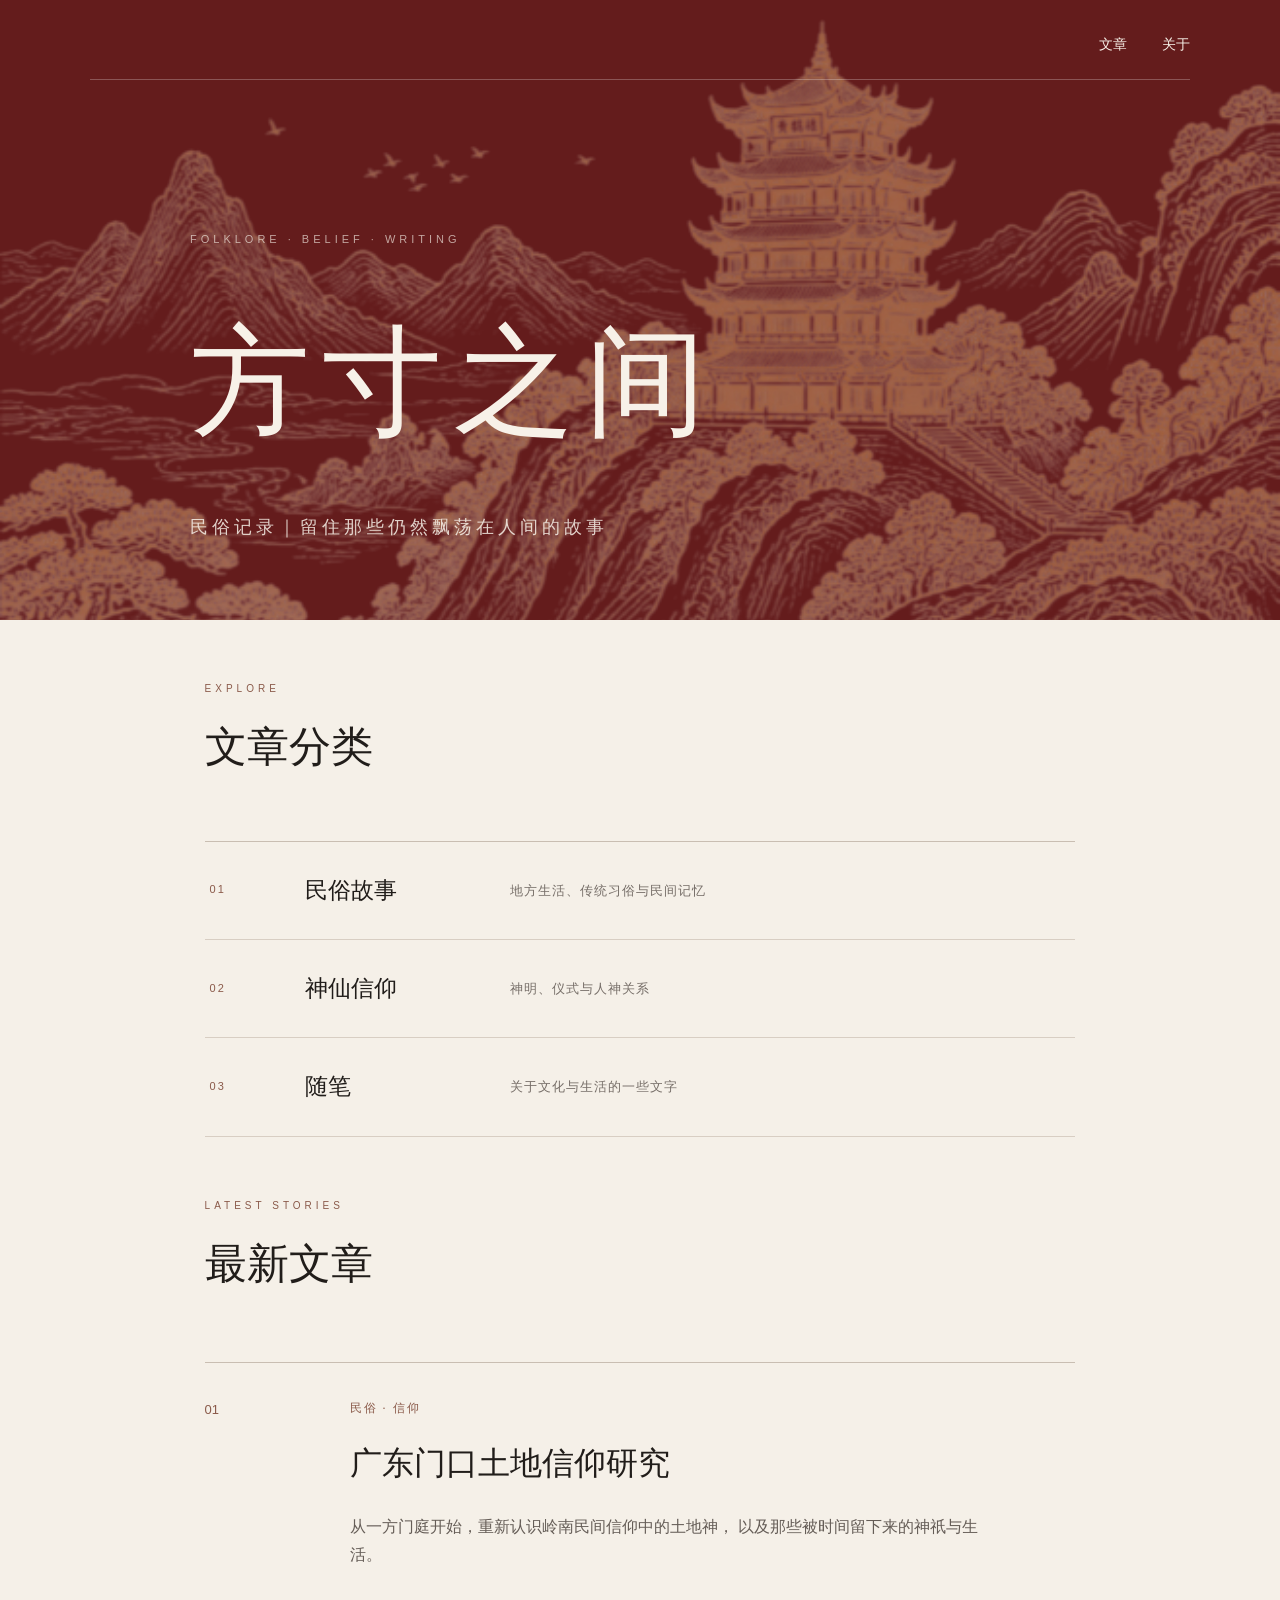
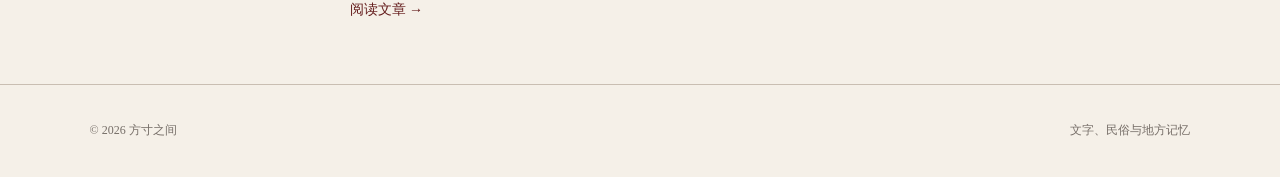
<file: index.html>
<!DOCTYPE html>
<html lang="zh-CN">

<head>
    <meta charset="UTF-8">
    <meta name="viewport" content="width=device-width, initial-scale=1.0">

    <title>方寸之间</title>

    <link rel="stylesheet" href="style.css">
</head>

<body>

    <!-- 首页顶部 -->

    <header class="hero">

        <img
            src="images/home/building.png"
            class="首页古建筑"
            alt=""
        >

        <nav>

            <div class="menu">

                <div class="nav-dropdown">

                    <a href="articles.html">
                        文章
                    </a>

                    <div class="dropdown-list">

                        <a href="articles/folk.html">
                            民俗故事
                        </a>

                        <a href="articles/shenxian.html">
                            神仙信仰
                        </a>

                        <a href="articles/essays.html">
                            随笔
                        </a>

                    </div>

                </div>

                <a href="about.html">
                    关于
                </a>

            </div>

        </nav>


        <!-- 首页主标题 -->

        <div class="hero-content">

            <p class="eyebrow">
                FOLKLORE · BELIEF · WRITING
            </p>

            <h1>
                方寸之间
            </h1>

            <p class="description">
                民俗记录｜留住那些仍然飘荡在人间的故事
            </p>

        </div>

    </header>


    <!-- 文章分类 -->

    <section class="categories">

        <p class="section-label">
            EXPLORE
        </p>

        <h2>
            文章分类
        </h2>

        <div class="category-list">

            <a href="#">

                <span>
                    01
                </span>

                <strong>
                    民俗故事
                </strong>

                <small>
                    地方生活、传统习俗与民间记忆
                </small>

            </a>


            <a href="articles/shenxian.html">

                <span>
                    02
                </span>

                <strong>
                    神仙信仰
                </strong>

                <small>
                    神明、仪式与人神关系
                </small>

            </a>


            <a href="#">

                <span>
                    03
                </span>

                <strong>
                    随笔
                </strong>

                <small>
                    关于文化与生活的一些文字
                </small>

            </a>

        </div>

    </section>


    <!-- 最新文章 -->

    <main>

        <section class="latest">

            <p class="section-label">
                LATEST STORIES
            </p>

            <h2>
                最新文章
            </h2>


            <article class="article-card">

                <div class="article-number">
                    01
                </div>


                <div class="article-content">

                    <p class="category">
                        民俗 · 信仰
                    </p>

                    <h3>
                        广东门口土地信仰研究
                    </h3>

                    <p>
                        从一方门庭开始，重新认识岭南民间信仰中的土地神，
                        以及那些被时间留下来的神祇与生活。
                    </p>

                    <a href="articles/land-god.html">
                        阅读文章 →
                    </a>

                </div>

            </article>

        </section>

    </main>


    <!-- 页脚 -->

    <footer>

        <p>
            © 2026 方寸之间
        </p>

        <p>
            文字、民俗与地方记忆
        </p>

    </footer>

</body>

</html>
</file>
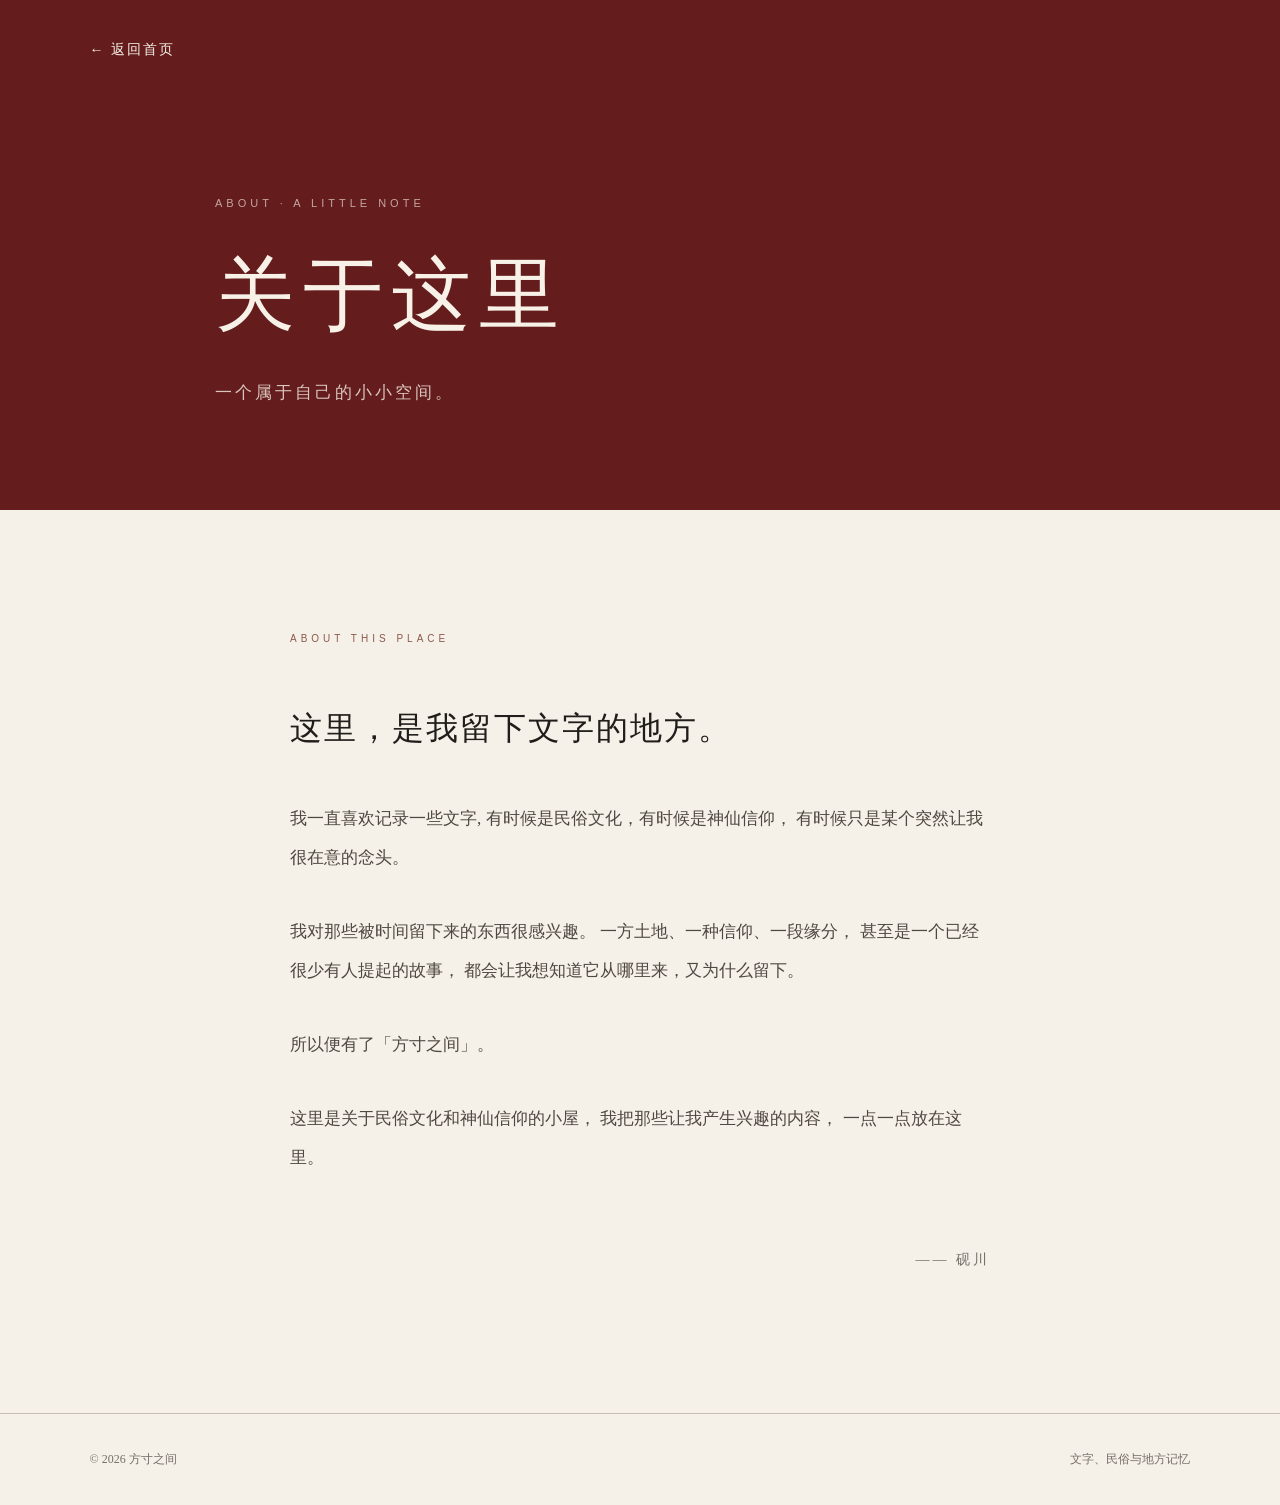
<file: about.html>
<!DOCTYPE html>
<html lang="zh-CN">

<head>
    <meta charset="UTF-8">
    <meta name="viewport" content="width=device-width, initial-scale=1.0">

    <title>关于｜方寸之间</title>

    <link rel="stylesheet" href="style.css">
</head>

<body>

    <header class="文章页顶部">

        <a href="index.html" class="返回首页">
            ← 返回首页
        </a>

        <div class="文章标题区域">

            <p class="文章分类">
                ABOUT · A LITTLE NOTE
            </p>

            <h1>关于这里</h1>

            <p class="文章副标题">
                一个属于自己的小小空间。
            </p>

        </div>

    </header>


    <main class="关于页面">

        <p class="section-label">ABOUT THIS PLACE</p>

        <div class="关于内容">

            <h2>这里，是我留下文字的地方。</h2>

            <p>
                我一直喜欢记录一些文字,
                有时候是民俗文化，有时候是神仙信仰，
                有时候只是某个突然让我很在意的念头。
            </p>

            <p>
                我对那些被时间留下来的东西很感兴趣。
                一方土地、一种信仰、一段缘分，
                甚至是一个已经很少有人提起的故事，
                都会让我想知道它从哪里来，又为什么留下。
            </p>

            <p>
                所以便有了「方寸之间」。
            </p>

            <p>
                这里是关于民俗文化和神仙信仰的小屋，
                我把那些让我产生兴趣的内容，
                一点一点放在这里。
            </p>

        </div>

        <div class="个人落款">
            —— 砚川
        </div>

    </main>


    <footer>

        <p>© 2026 方寸之间</p>

        <p>文字、民俗与地方记忆</p>

    </footer>

</body>

</html>
</file>
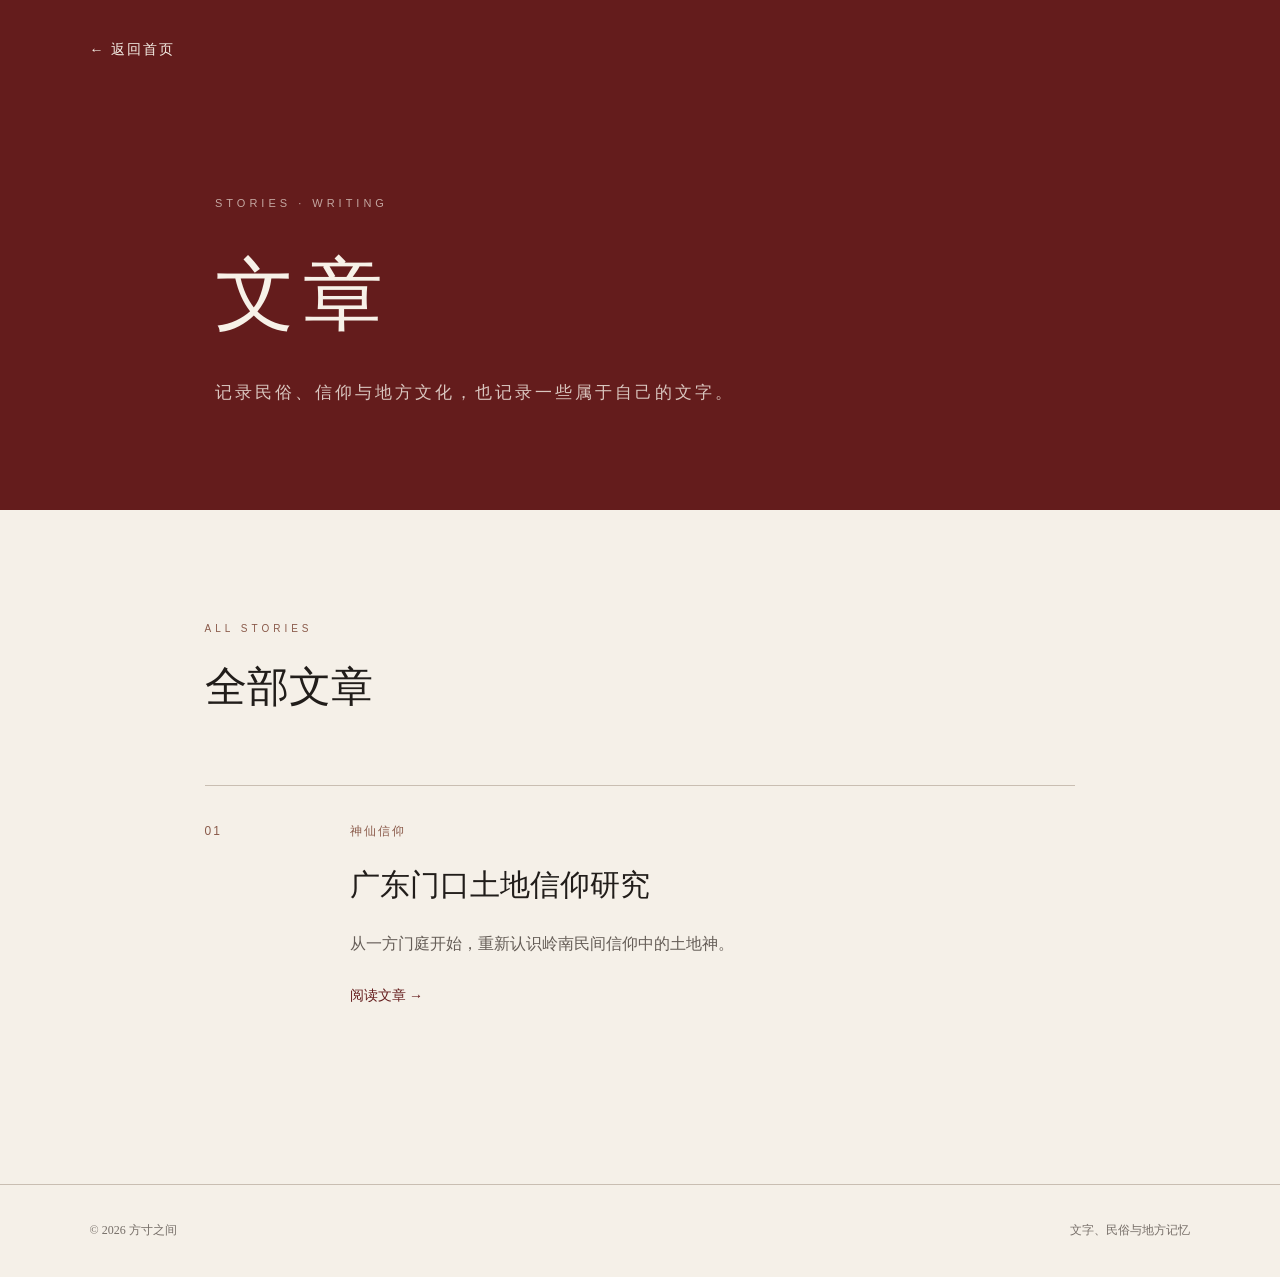
<file: articles.html>
<!DOCTYPE html>
<html lang="zh-CN">

<head>
    <meta charset="UTF-8">
    <meta name="viewport" content="width=device-width, initial-scale=1.0">

    <title>文章｜方寸之间</title>

    <link rel="stylesheet" href="style.css">
</head>

<body>

    <header class="文章页顶部">

        <a href="index.html" class="返回首页">
            ← 返回首页
        </a>

        <div class="文章标题区域">

            <p class="文章分类">
                STORIES · WRITING
            </p>

            <h1>文章</h1>

            <p class="文章副标题">
                记录民俗、信仰与地方文化，也记录一些属于自己的文字。
            </p>

        </div>

    </header>


    <main class="文章列表页">

        <p class="section-label">ALL STORIES</p>

        <h2>全部文章</h2>

        <article class="文章列表项目">

            <div class="文章编号">01</div>

            <div>
                <p class="文章分类文字">神仙信仰</p>

                <h3>广东门口土地信仰研究</h3>

                <p class="文章简介">
                    从一方门庭开始，重新认识岭南民间信仰中的土地神。
                </p>

                <a href="articles/land-god.html">
                    阅读文章 →
                </a>
            </div>

        </article>

    </main>


    <footer>

        <p>© 2026 方寸之间</p>

        <p>文字、民俗与地方记忆</p>

    </footer>

</body>

</html>
</file>
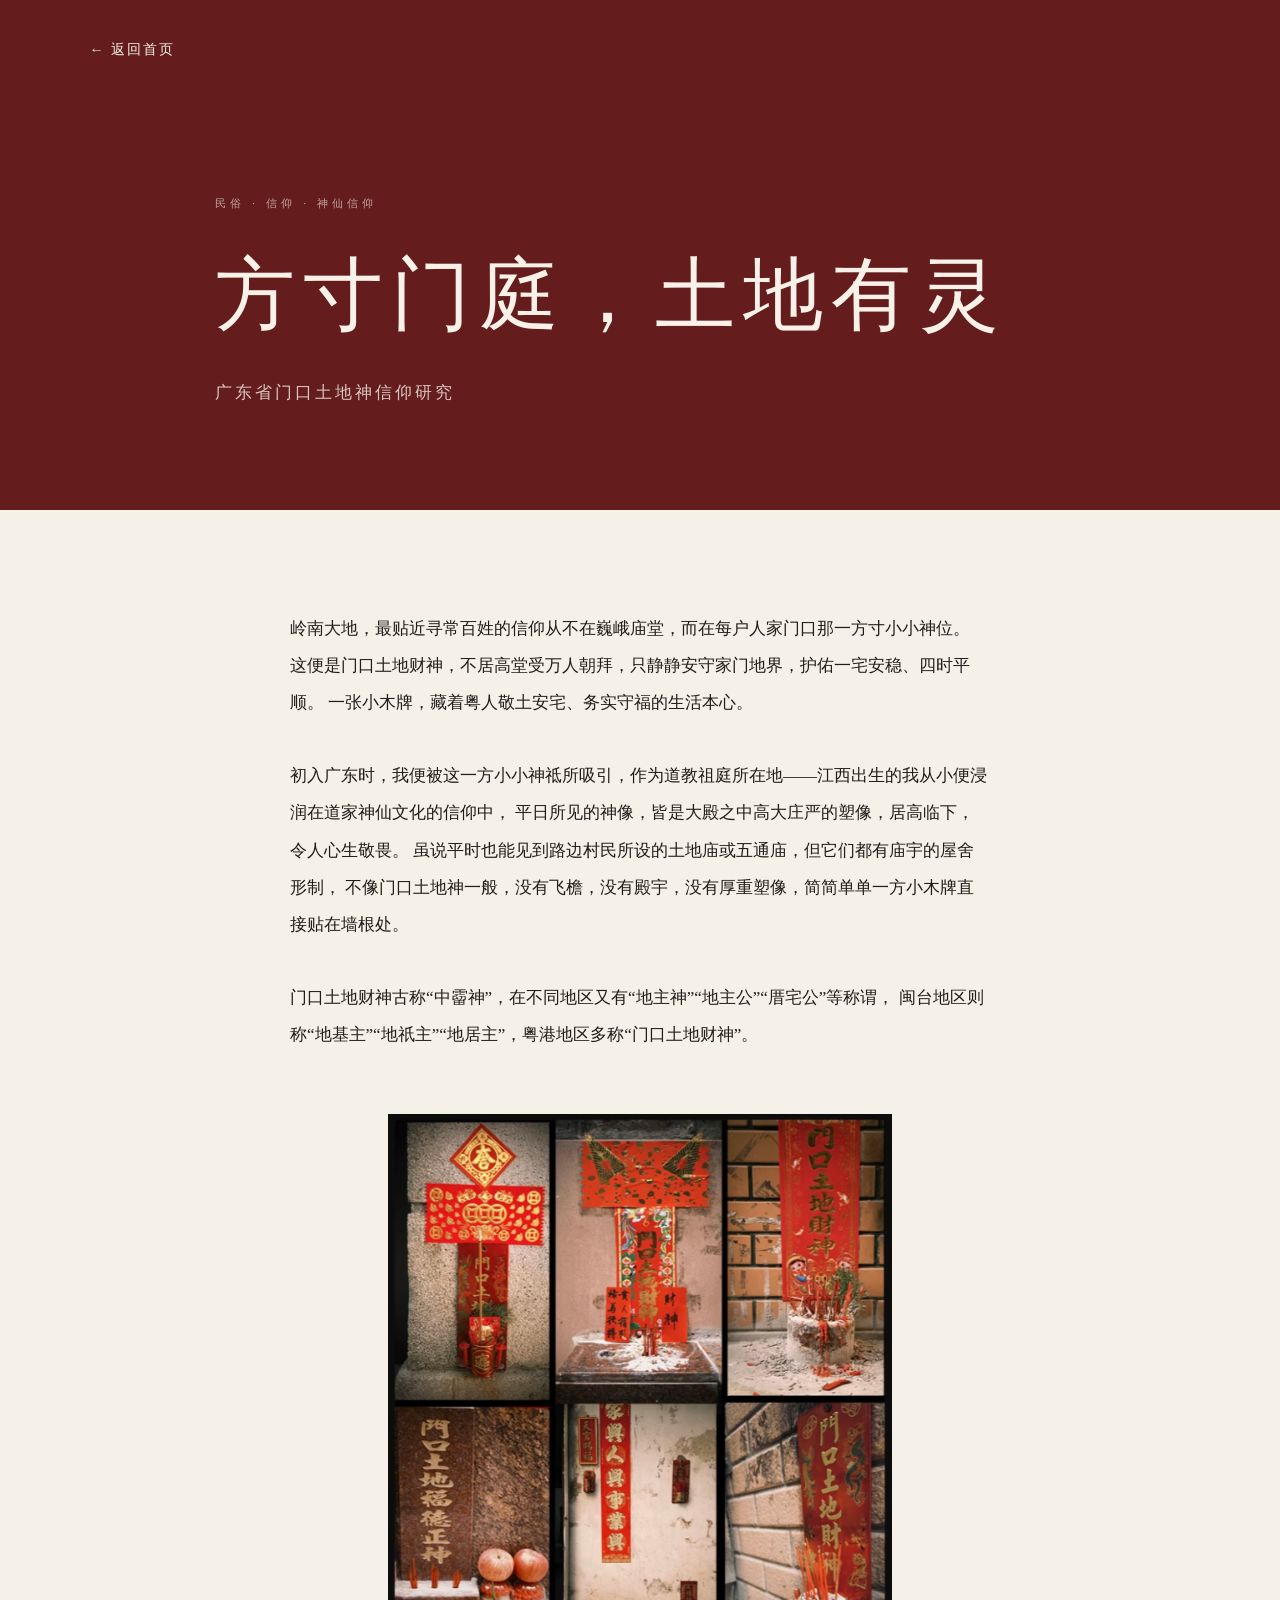
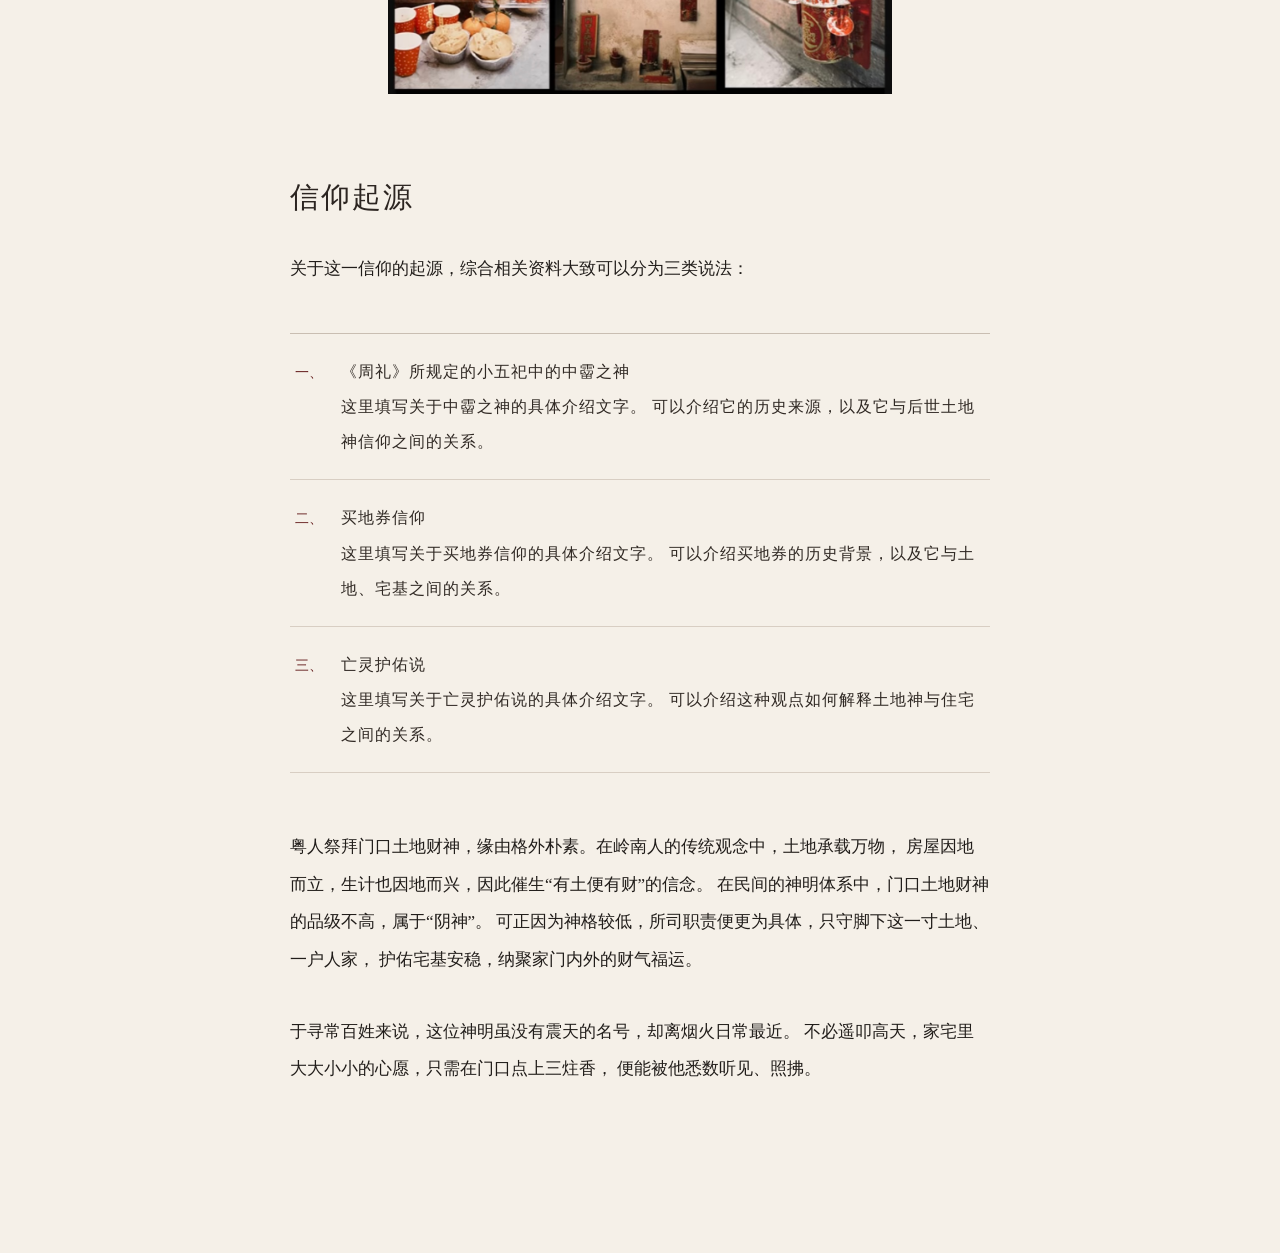
<file: articles/land-god.html>
<!DOCTYPE html>
<html lang="zh-CN">

<head>
    <meta charset="UTF-8">
    <meta name="viewport" content="width=device-width, initial-scale=1.0">

    <title>广东门口土地信仰研究｜方寸之间</title>

    <link rel="stylesheet" href="../style.css">
</head>

<body>

    <header class="文章页顶部">

        <a href="../index.html" class="返回首页">
            ← 返回首页
        </a>

        <div class="文章标题区域">

            <p class="文章分类">
                民俗 · 信仰 · 神仙信仰
            </p>

            <h1>
                方寸门庭，土地有灵
            </h1>

            <p class="文章副标题">
                广东省门口土地神信仰研究
            </p>

        </div>

    </header>


   <main class="文章正文">

    <p>
        岭南大地，最贴近寻常百姓的信仰从不在巍峨庙堂，而在每户人家门口那一方寸小小神位。
        这便是门口土地财神，不居高堂受万人朝拜，只静静安守家门地界，护佑一宅安稳、四时平顺。
        一张小木牌，藏着粤人敬土安宅、务实守福的生活本心。
    </p>

    <p>
        初入广东时，我便被这一方小小神祗所吸引，作为道教祖庭所在地——江西出生的我从小便浸润在道家神仙文化的信仰中，
        平日所见的神像，皆是大殿之中高大庄严的塑像，居高临下，令人心生敬畏。
        虽说平时也能见到路边村民所设的土地庙或五通庙，但它们都有庙宇的屋舍形制，
        不像门口土地神一般，没有飞檐，没有殿宇，没有厚重塑像，简简单单一方小木牌直接贴在墙根处。
    </p>

    <p>
        门口土地财神古称“中霤神”，在不同地区又有“地主神”“地主公”“厝宅公”等称谓，
        闽台地区则称“地基主”“地祇主”“地居主”，粤港地区多称“门口土地财神”。
    </p>
    <div class="文章图片">
   <img src="../images/land-god/01.jpg" alt="广东门口土地财神牌位">
</div>
    <h2>信仰起源</h2>

    <p>
        关于这一信仰的起源，综合相关资料大致可以分为三类说法：
    </p>

    <div class="起源列表">

    <div class="起源项目">

        <span>一、</span>

        <div>
            <p>
                《周礼》所规定的小五祀中的中霤之神
            </p>

            <p>
                这里填写关于中霤之神的具体介绍文字。
                可以介绍它的历史来源，以及它与后世土地神信仰之间的关系。
            </p>
        </div>

    </div>


    <div class="起源项目">

        <span>二、</span>

        <div>
            <p>
                买地券信仰
            </p>

            <p>
                这里填写关于买地券信仰的具体介绍文字。
                可以介绍买地券的历史背景，以及它与土地、宅基之间的关系。
            </p>
        </div>

    </div>


    <div class="起源项目">

        <span>三、</span>

        <div>
            <p>
                亡灵护佑说
            </p>

            <p>
                这里填写关于亡灵护佑说的具体介绍文字。
                可以介绍这种观点如何解释土地神与住宅之间的关系。
            </p>
        </div>

    </div>

</div>


<p>
    粤人祭拜门口土地财神，缘由格外朴素。在岭南人的传统观念中，土地承载万物，
    房屋因地而立，生计也因地而兴，因此催生“有土便有财”的信念。
    在民间的神明体系中，门口土地财神的品级不高，属于“阴神”。
    可正因为神格较低，所司职责便更为具体，只守脚下这一寸土地、一户人家，
    护佑宅基安稳，纳聚家门内外的财气福运。
</p>


<p>
    于寻常百姓来说，这位神明虽没有震天的名号，却离烟火日常最近。
    不必遥叩高天，家宅里大大小小的心愿，只需在门口点上三炷香，
    便能被他悉数听见、照拂。
</p>

</main>
</file>
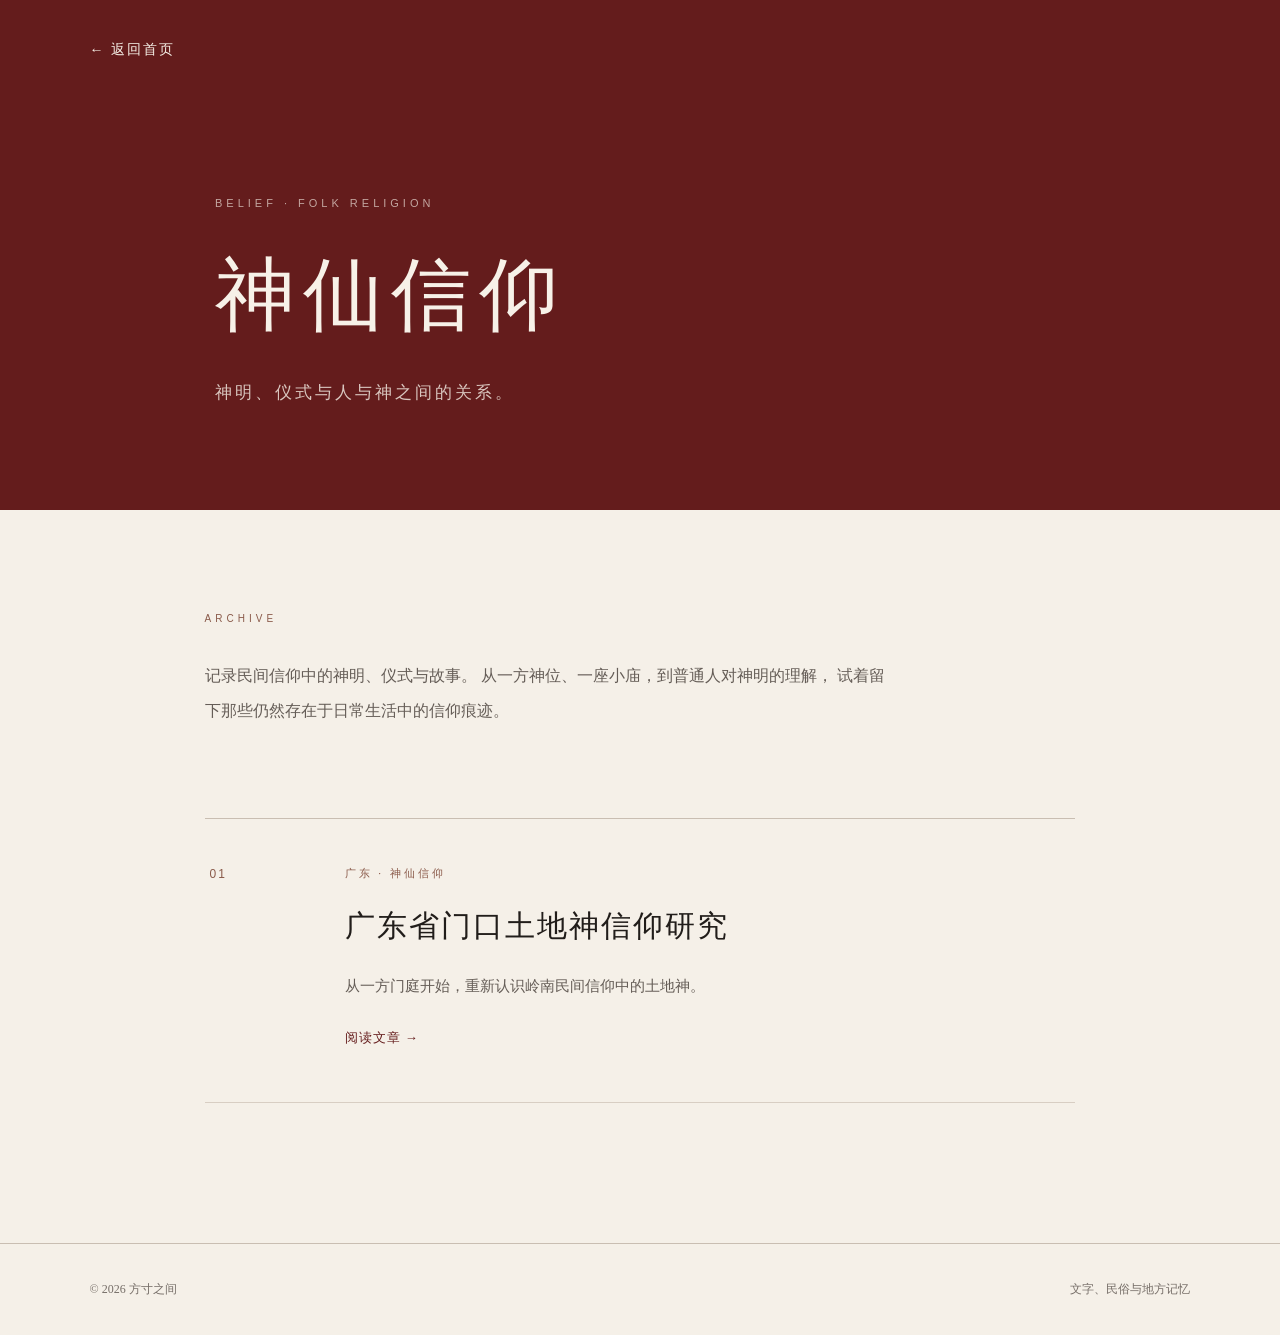
<file: articles/shenxian.html>
<!DOCTYPE html>
<html lang="zh-CN">

<head>
    <meta charset="UTF-8">
    <meta name="viewport" content="width=device-width, initial-scale=1.0">

    <title>神仙信仰｜方寸之间</title>

    <link rel="stylesheet" href="../style.css">
</head>

<body>

    <header class="文章页顶部">

        <a href="../index.html" class="返回首页">
            ← 返回首页
        </a>

        <div class="文章标题区域">

            <p class="文章分类">
                BELIEF · FOLK RELIGION
            </p>

            <h1>神仙信仰</h1>

            <p class="文章副标题">
                神明、仪式与人与神之间的关系。
            </p>

        </div>

    </header>


    <main class="分类文章页">

        <div class="分类介绍">

            <p class="section-label">ARCHIVE</p>

            <p>
                记录民间信仰中的神明、仪式与故事。
                从一方神位、一座小庙，到普通人对神明的理解，
                试着留下那些仍然存在于日常生活中的信仰痕迹。
            </p>

        </div>


        <div class="分类文章列表">

            <article class="分类文章项目">

                <div class="文章编号">
                    01
                </div>

                <div class="分类文章内容">

                    <p class="分类文字">
                        广东 · 神仙信仰
                    </p>

                    <h2>
                        广东省门口土地神信仰研究
                    </h2>

                    <p class="文章简介">
                        从一方门庭开始，重新认识岭南民间信仰中的土地神。
                    </p>

                    <a href="land-god.html">
                        阅读文章 →
                    </a>

                </div>
            


            <!--
            以后新增文章时，可以继续复制一个「分类文章项目」
            -->


        </div>

    </main>


    <footer>

        <p>© 2026 方寸之间</p>

        <p>文字、民俗与地方记忆</p>

    </footer>

</body>

</html>
</file>
<file: style.css>
* {
    margin: 0;
    padding: 0;
    box-sizing: border-box;
}

body {
    background: #f5f0e8;
    color: #211d1a;
    font-family: Georgia, "Songti SC", "Noto Serif SC", serif;
    line-height: 1.8;
}

/* 顶部区域 */

.hero {
    min-height: 620px;
    background: #641c1c;
    color: #f7f1e8;
    padding: 32px 7%;
    position: relative;
    overflow: hidden;
}

nav {
    display: flex;
    justify-content: flex-end;
    align-items: center;
    border-bottom: 1px solid rgba(255, 255, 255, 0.25);
    padding-bottom: 22px;
    position: relative;
    z-index: 2;
}

.logo {
    font-size: 20px;
    letter-spacing: 5px;
}

.menu {
    display: flex;
    align-items: center;
    gap: 35px;
}
.nav-dropdown {
    position: relative;
    display: flex;
    align-items: center;
}
.menu a {
    color: #f7f1e8;
    text-decoration: none;
    font-size: 14px;
}

.hero-content {
    max-width: 900px;
    margin: 150px auto 0;
    position: relative;
    z-index: 2;
}

.eyebrow {
    font-family: Arial, sans-serif;
    font-size: 11px;
    letter-spacing: 4px;
    opacity: 0.65;
    margin-bottom: 25px;
}

.hero h1 {
    font-size: clamp(60px, 10vw, 120px);
    font-weight: 400;
    letter-spacing: 12px;
    margin-bottom: 20px;
}

.description {
    font-size: 18px;
    letter-spacing: 4px;
    opacity: 0.85;
}


/* 文章区域 */

.latest {
    max-width: 1050px;
    margin: 0 auto;
    padding: 60px 7%;
}

.section-label {
    font-family: Arial, sans-serif;
    font-size: 10px;
    letter-spacing: 4px;
    color: #8a5a4a;
    margin-bottom: 12px;
}

.latest h2 {
    font-size: 42px;
    font-weight: 400;
    margin-bottom: 60px;
}

.article-card {
    display: grid;
    grid-template-columns: 100px 1fr;
    gap: 45px;
    border-top: 1px solid #c9beb2;
    padding-top: 35px;
}

.article-number {
    font-family: Arial, sans-serif;
    font-size: 13px;
    color: #8a5a4a;
}

.category {
    font-size: 12px;
    color: #8a5a4a;
    letter-spacing: 2px;
    margin-bottom: 15px;
}

.article-content h3 {
    font-size: 32px;
    font-weight: 400;
    margin-bottom: 20px;
}

.article-content > p:not(.category) {
    max-width: 650px;
    color: #655d57;
    margin-bottom: 25px;
}

.article-content a {
    color: #641c1c;
    text-decoration: none;
    font-size: 14px;
}


/* 页脚 */

footer {
    border-top: 1px solid #c9beb2;
    padding: 35px 7%;
    display: flex;
    justify-content: space-between;
    color: #766e68;
    font-size: 12px;
}


/* 手机 */

@media (max-width: 700px) {

    .hero {
        min-height: 550px;
        padding: 25px;
    }

    .menu {
        gap: 15px;
    }

    .hero-content {
        margin-top: 130px;
    }

    .hero h1 {
        font-size: 60px;
        letter-spacing: 7px;
    }

    .description {
        font-size: 15px;
        letter-spacing: 2px;
    }

    .latest {
        padding: 80px 25px;
    }

    .article-card {
        grid-template-columns: 1fr;
        gap: 15px;
    }

    .article-content h3 {
        font-size: 26px;
    }

    footer {
        padding: 30px 25px;
        flex-direction: column;
        gap: 10px;
    }
}
/* =========================
   文章页面
   ========================= */

.文章页顶部 {
    background: #641c1c;
    color: #f7f1e8;
    padding: 35px 7% 100px;
}

.返回首页 {
    color: #f7f1e8;
    text-decoration: none;
    font-size: 14px;
    letter-spacing: 2px;
}

.文章标题区域 {
    max-width: 850px;
    margin: 130px auto 0;
}

.文章分类 {
    font-family: Arial, sans-serif;
    font-size: 11px;
    letter-spacing: 4px;
    opacity: 0.65;
    margin-bottom: 25px;
}

.文章标题区域 h1 {
    font-size: clamp(45px, 7vw, 80px);
    font-weight: 400;
    letter-spacing: 8px;
    line-height: 1.4;
    margin-bottom: 25px;
}

.文章副标题 {
    font-size: 17px;
    letter-spacing: 3px;
    line-height: 2;
    opacity: 0.8;
}


/* 正文 */

.文章正文 {
    max-width: 760px;
    margin: 0 auto;
    padding: 100px 30px 130px;
    font-size: 17px;
    line-height: 2.2;
}

.文章正文 p {
    margin-bottom: 35px;
}

.文章正文 .引言 {
    font-size: 20px;
    color: #4f4640;
    line-height: 2;
    border-left: 2px solid #641c1c;
    padding-left: 25px;
    margin-bottom: 65px;
}

.文章正文 h2 {
    font-size: 29px;
    font-weight: 400;
    letter-spacing: 2px;
    line-height: 1.6;
    margin-top: 80px;
    margin-bottom: 30px;
    color: #2c2521;
}


/* 文章页页脚 */

body:has(.文章正文) footer {
    background: #f0e9df;
}


/* 手机 */

@media (max-width: 700px) {

    .文章页顶部 {
        padding: 25px 25px 75px;
    }

    .文章标题区域 {
        margin-top: 90px;
    }

    .文章标题区域 h1 {
        font-size: 42px;
        letter-spacing: 5px;
    }

    .文章副标题 {
        font-size: 14px;
        letter-spacing: 2px;
    }

    .文章正文 {
        padding: 70px 25px 90px;
        font-size: 16px;
        line-height: 2;
    }

    .文章正文 .引言 {
        font-size: 18px;
        padding-left: 18px;
    }

    .文章正文 h2 {
        font-size: 24px;
        margin-top: 60px;
    }
}
/* 起源说 */
.起源列表 {
    margin: 45px 0 55px;
    border-top: 1px solid #c9beb2;
}

.起源项目 {
    display: flex;
    align-items: baseline;
    gap: 18px;
    padding: 20px 5px;
    border-bottom: 1px solid #d8cec3;
}

.起源项目 span {
    flex-shrink: 0;
    color: #641c1c;
    font-family: Georgia, serif;
    font-size: 14px;
}

.起源项目 p {
    margin: 0;
    color: #302924;
    font-size: 16px;
    letter-spacing: 1px;
}
/* 文章图片 */

.文章图片 {
    width: 72%;
    margin: 60px auto 70px;
}

.文章图片 img {
    display: block;
    width: 100%;
    height: auto;
}

.文章图片 img {
    display: block;
    width: 100%;
    height: auto;
}
/* =========================
   文章分类
   ========================= */

.categories {
    max-width: 1050px;
    margin: 0 auto;
    padding: 60px 7% 0;
}

.categories h2 {
    font-size: 42px;
    font-weight: 400;
    margin-bottom: 55px;
}

.category-list {
    border-top: 1px solid #c9beb2;
}

.category-list a {
    display: grid;
    grid-template-columns: 70px 180px 1fr;
    align-items: center;
    gap: 25px;

    padding: 28px 5px;

    border-bottom: 1px solid #d8cec3;

    color: #211d1a;
    text-decoration: none;

    transition: padding-left 0.3s ease;
}

.category-list a:hover {
    padding-left: 15px;
}

.category-list span {
    font-family: Arial, sans-serif;
    font-size: 11px;
    color: #8a5a4a;
    letter-spacing: 2px;
}

.category-list strong {
    font-size: 23px;
    font-weight: 400;
}

.category-list small {
    font-size: 13px;
    color: #766e68;
    letter-spacing: 1px;
}

/* 手机 */

@media (max-width: 700px) {

    .categories {
        padding: 20px 25px 90px;
    }

    .categories h2 {
        font-size: 32px;
        margin-bottom: 40px;
    }

    .category-list a {
        grid-template-columns: 40px 1fr;
        gap: 12px;
    }

    .category-list small {
        grid-column: 2;
    }
}
/* =========================
   文章总览页
   ========================= */

.文章列表页 {
    max-width: 1050px;
    margin: 0 auto;
    padding: 110px 7% 130px;
}

.文章列表页 h2 {
    font-size: 42px;
    font-weight: 400;
    margin-bottom: 60px;
}

.文章列表项目 {
    display: grid;
    grid-template-columns: 100px 1fr;
    gap: 45px;

    border-top: 1px solid #c9beb2;
    padding: 35px 0 45px;
}

.文章编号 {
    font-family: Arial, sans-serif;
    font-size: 13px;
    color: #8a5a4a;
}

.文章分类文字 {
    font-size: 12px;
    color: #8a5a4a;
    letter-spacing: 2px;
    margin-bottom: 15px;
}

.文章列表项目 h3 {
    font-size: 30px;
    font-weight: 400;
    margin-bottom: 18px;
}

.文章简介 {
    max-width: 650px;
    color: #655d57;
    margin-bottom: 22px;
}

.文章列表项目 a {
    color: #641c1c;
    text-decoration: none;
    font-size: 14px;
}

/* 手机 */

@media (max-width: 700px) {

    .文章列表页 {
        padding: 80px 25px 90px;
    }

    .文章列表页 h2 {
        font-size: 32px;
    }

    .文章列表项目 {
        grid-template-columns: 1fr;
        gap: 15px;
    }

    .文章列表项目 h3 {
        font-size: 26px;
    }
}
/* =========================
   关于页面
   ========================= */

.关于页面 {
    max-width: 760px;
    margin: 0 auto;
    padding: 120px 30px 140px;
}

.关于内容 {
    margin-top: 55px;
}

.关于内容 h2 {
    font-size: 32px;
    font-weight: 400;
    letter-spacing: 2px;
    line-height: 1.6;
    margin-bottom: 45px;
}

.关于内容 p {
    font-size: 17px;
    line-height: 2.3;
    color: #4f4741;
    margin-bottom: 35px;
}

.个人落款 {
    margin-top: 70px;
    text-align: right;
    color: #766e68;
    font-size: 14px;
    letter-spacing: 3px;
}
.首页古建筑 {
    position: absolute;
    left: 0;
    top: 0;
    width: 100%;
    height: 100%;
    object-fit: cover;
    opacity: 0.4;
    z-index: 0;
}
/* =========================
   神仙信仰分类页
   ========================= */

.分类文章页 {
    max-width: 1050px;
    margin: 0 auto;
    padding: 100px 7% 140px;
}

.分类介绍 {
    max-width: 680px;
    margin-bottom: 90px;
}

.分类介绍 > p:last-child {
    margin-top: 30px;
    font-size: 16px;
    line-height: 2.2;
    color: #655d57;
}

.分类文章列表 {
    border-top: 1px solid #c9beb2;
}

.分类文章项目 {
    display: grid;
    grid-template-columns: 90px 1fr;
    gap: 45px;

    padding: 45px 5px 50px;

    border-bottom: 1px solid #d8cec3;
}

.文章编号 {
    font-family: Arial, sans-serif;
    font-size: 12px;
    color: #8a5a4a;
    letter-spacing: 2px;
}

.分类文字 {
    font-size: 11px;
    color: #8a5a4a;
    letter-spacing: 3px;
    margin-bottom: 15px;
}

.分类文章内容 h2 {
    font-size: 30px;
    font-weight: 400;
    letter-spacing: 2px;
    margin-bottom: 18px;
}

.分类文章内容 .文章简介 {
    max-width: 650px;
    color: #655d57;
    font-size: 15px;
    line-height: 2;
    margin-bottom: 22px;
}

.分类文章内容 a {
    color: #641c1c;
    text-decoration: none;
    font-size: 13px;
    letter-spacing: 1px;
}

.分类文章内容 a:hover {
    opacity: 0.65;
}


@media (max-width: 700px) {

    .分类文章页 {
        padding: 75px 25px 90px;
    }

    .分类介绍 {
        margin-bottom: 60px;
    }

    .分类文章项目 {
        grid-template-columns: 1fr;
        gap: 15px;
        padding: 30px 0 35px;
    }

    .分类文章内容 h2 {
        font-size: 25px;
    }

}
/* =========================
   顶部导航
   ========================= */

.menu {
    display: flex;
    align-items: center;
    gap: 35px;
}

.menu > a,
.nav-dropdown > a {
    color: #f7f1e8;
    text-decoration: none;
    font-size: 14px;
}

.nav-dropdown {
    position: relative;
}

/* 下拉菜单 */
.dropdown-list {
    position: absolute;

    top: 100%;
    left: 50%;
    transform: translateX(-50%);

    width: 150px;
    padding-top: 18px;

    opacity: 0;
    visibility: hidden;

    z-index: 10;
}

/* 真正的菜单内容 */

.nav-dropdown:hover .dropdown-list {
    opacity: 1;
    visibility: visible;
}

.dropdown-list a {
    display: block;

    padding: 11px 20px;

    background: #f5f0e8;

    color: #211d1a;
    text-decoration: none;

    font-size: 13px;
    letter-spacing: 2px;
    text-align: center;
}

.dropdown-list a:hover {
    background: #e9dfd4;
    color: #641c1c;
}
</file>
